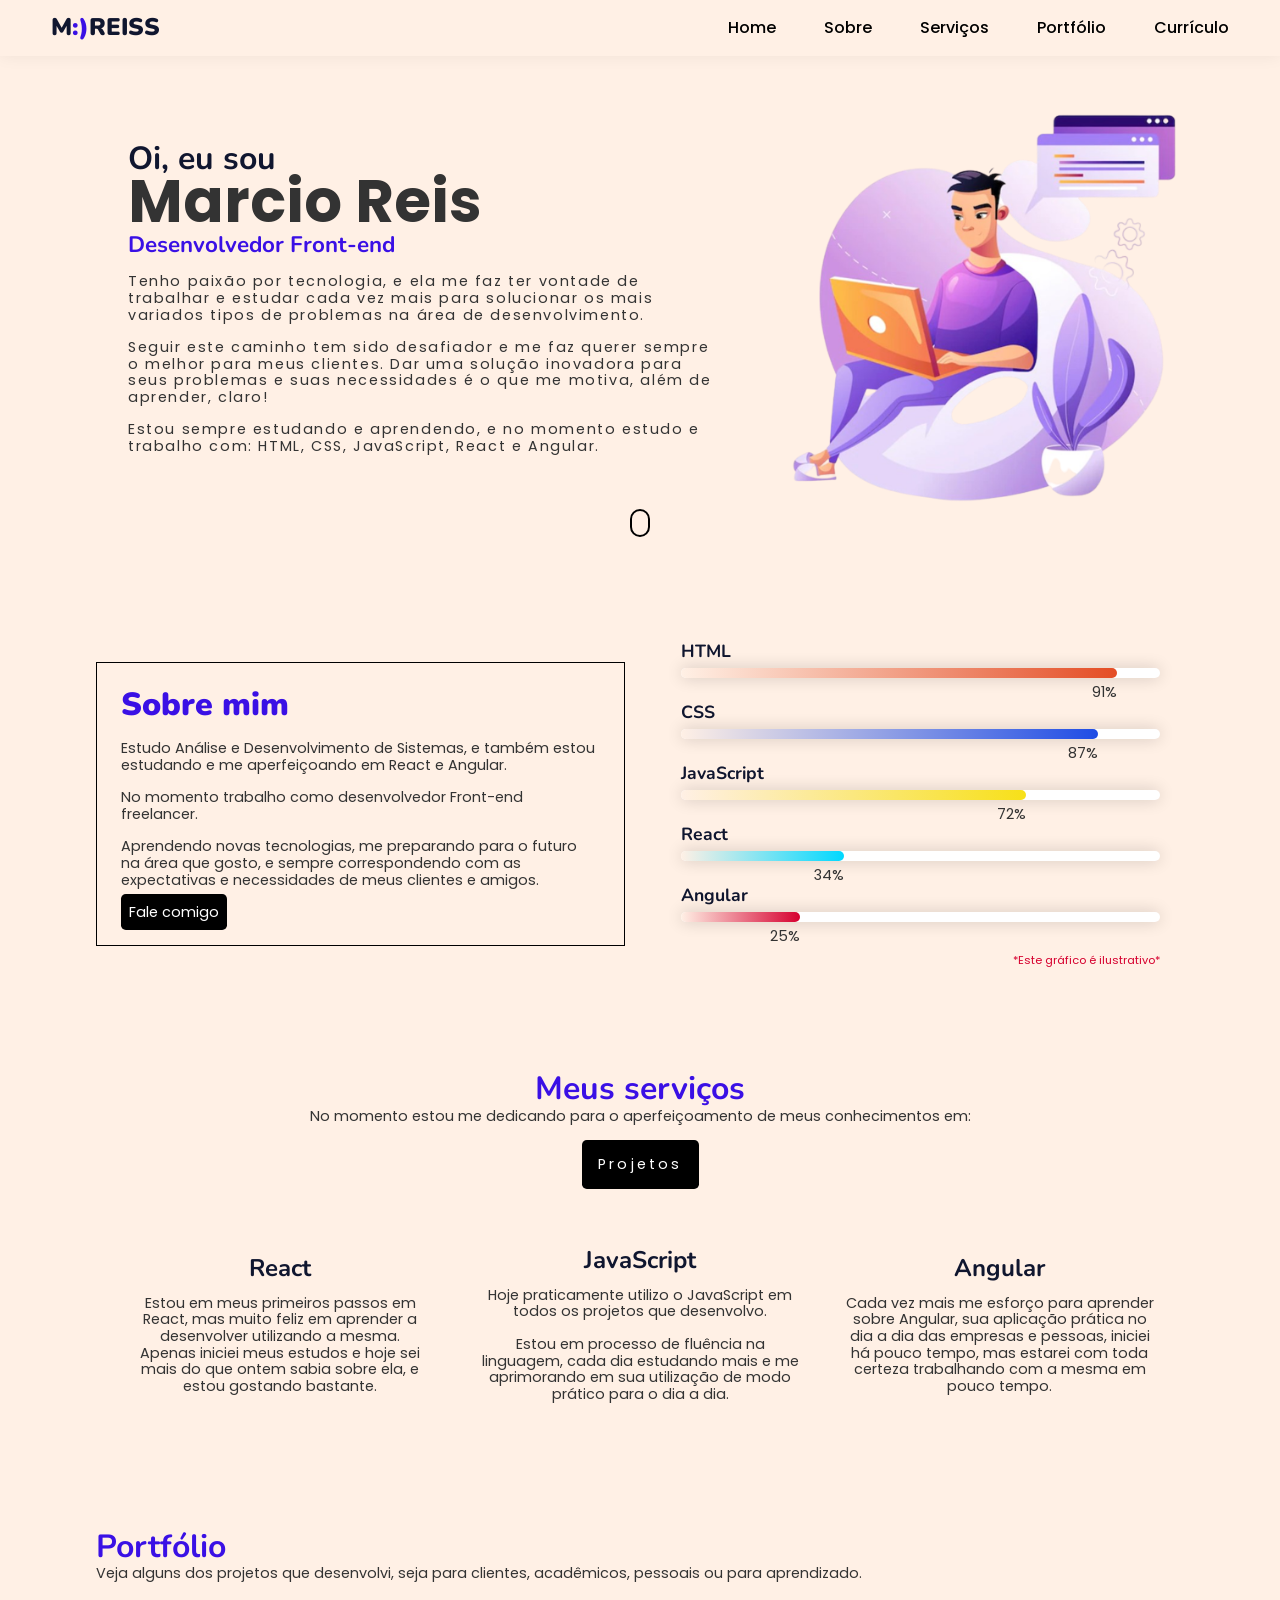
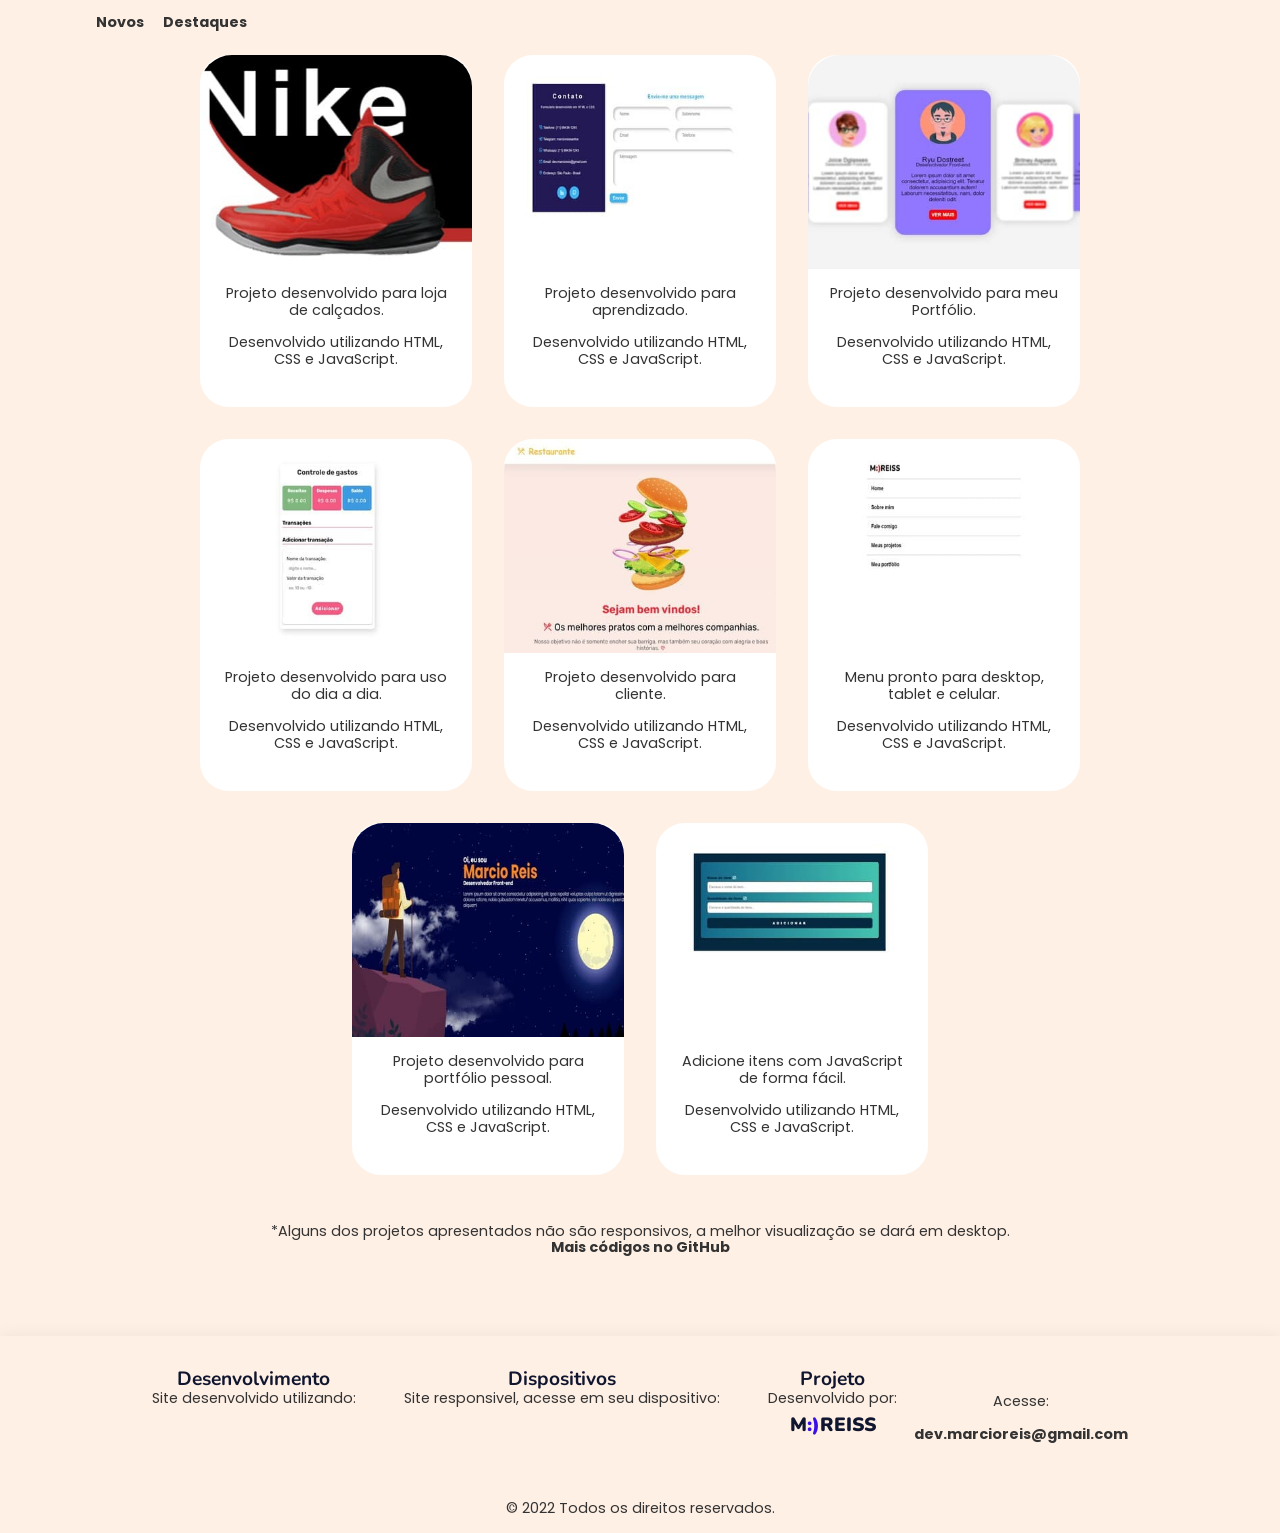
<file: index.html>
<!DOCTYPE html>
<html lang="pt-Br">
    <head>
        <meta charset="UTF-8">
        <meta http-equiv="X-UA-Compatible" content="IE=edge">
        <meta name="viewport" content="width=device-width, initial-scale=1.0">
        <!--========Autor========-->
        <meta name="author" contente="Marcio Reis">
        <meta name="description" contente="Portfólio do desenvolvedor front-end Marcio Reis">
        <meta name="keywords" contente="Portfolio, html, css, front-end, JavaScript, Desenvolvimento, React, React Native, Angular, NodeJS, Vue, Android, IOS, HTTP, SEO, Scrum, Bootstrap, Git, GitHub, Tailwind, Regex, QA, Php, TypeScript">
        <!--========Icon========-->
        <link rel="stylesheet" href="https://unicons.iconscout.com/release/v4.0.0/css/line.css">
        <!--========CSS========-->
        <link rel="stylesheet" href="assets/css/reset.css">
        <link rel="stylesheet" href="assets/css/normalize.css">
        <link rel="stylesheet" href="assets/css/styles.css">
        <!--========JavaScript========-->
        <script src="assets/js/main.js" defer></script>
        <!--========Favicon========-->
        <link rel="shortcut icon" href="assets/images/favicon.png" type="image/x-icon">
        <title>Portfólio | Marcio Reis</title>
    </head>


<body>

    <!--========Header========-->
    <header class="header" id="header">
        <nav class="nav">
            <div class="toggle-btn">
                <i class="uil uil-bars" id="open-toggle"></i>
                <i class="uil uil-multiply" id="close-toggle"></i>
            </div>
            <div class="nav__logo">
                <a href="index.html">M<span>:)</span>REISS</a>
            </div>
            <div class="nav__menu" id="nav-menu">
                <ul class="nav__list">
                    <li class="nav__item"><a href="#home" class="nav__link" ><i class="uil uil-estate"></i> Home</a></li>
                    <li class="nav__item"><a href="#about" class="nav__link"><i class="uil uil-user-square"></i> Sobre</a></li>
                    <li class="nav__item"><a href="#services" class="nav__link"><i class="uil uil-edit"></i> Serviços</a></li>
                    <li class="nav__item"><a href="#portfolio" class="nav__link"><i class="uil uil-clipboard-notes"></i> Portfólio</a></li>
                    <li class="nav__item"><a href="assets/resume/curriculo.html" class="nav__link"><i class="uil uil-file-download-alt"></i> Currículo</a></li>
                </ul>
            </div>
        </nav>
    </header>

    <!--========Main========-->
    <main class="main">
        <div class="container">

            <!--========Home========-->
            <section class="home" id="home">
                <div class="home-content">
                    <article>
                        <h1>Oi, eu sou <br><span>Marcio Reis</span></h1>
                        <h2>Desenvolvedor Front-end</h2>
                        <p>Tenho paixão por tecnologia, e ela me faz ter vontade de trabalhar e estudar cada vez mais para solucionar os mais variados tipos de problemas na área de desenvolvimento.</p>
                        <p>Seguir este caminho tem sido desafiador e me faz querer sempre o melhor para meus clientes. Dar uma solução inovadora para seus problemas e suas necessidades é o que me motiva, além de aprender, claro!</p>
                        <p>Estou sempre estudando e aprendendo, e no momento estudo e trabalho com: HTML, CSS, JavaScript, React e Angular.</p>
                        <div class="article-language">
                            <i class="uil uil-html5 html"></i> <i class="uil uil-css3-simple css"></i> <i class="uil uil-java-script js"></i> <i class="uil uil-react react"></i> <i class="uil uil-letter-english-a angular"></i>
                        </div>
                    </article>
                     <div class="image">
                        <img src="assets/images/profile.png" alt="Imagem pessoa com notebook">
                    </div> 
                    <div class="social">
                        <a href="https://www.linkedin.com/in/devmarcioreis/" target="_blank"><i class="uil uil-linkedin"></i></a>
                         <a href="https://github.com/devmarcioreis" target="_blank"><i class="uil uil-github"></i></a>
                        <a href="https://twitter.com/devmarcioreis" target="_blank"><i class="uil uil-twitter"></i></a>
                        <a href="https://www.instagram.com/devmarcioreis/" target="_blank"><i class="uil uil-instagram-alt"></i></a>
                    </div>
                </div>
            </section>

            <!--========Scroll Down========-->
            <div class="scroll-down">
                <a href="#" class="nouse-wrapper">
                <span class="mouse">
                    <i class="uil uil-angle-down"></i>
                </span>
                </a>
            </div>

            <!--========About========-->
            <section class="about" id="about">
                <div class="about-content">
                    <aside>
                        <h2><strong>Sobre mim</strong></h2>
                        <p>Estudo Análise e Desenvolvimento de Sistemas, e também estou estudando e me aperfeiçoando em React e Angular.</p>
                        <p>No momento trabalho como desenvolvedor Front-end freelancer.</p>
                        <p>Aprendendo novas tecnologias, me preparando para o futuro na área que gosto, e sempre correspondendo com as expectativas e necessidades de meus clientes e amigos.</p>
                        <a href="http://api.whatsapp.com/send?1=pt_BR&phone=5511994341245" target="_blank" class="btn">Fale comigo</a>
                    </aside>
                    <div class="skills">
                        <div class="skill-item">
                            <h4>HTML</h4>
                            <div class="progress">
                                <div class="progress-in style-html">
                                    <div class="skill-percent">91%</div>
                                </div>
                            </div>
                        </div>
                        <div class="skill-item">
                            <h4>CSS</h4>
                            <div class="progress">
                                <div class="progress-in style-css">
                                    <div class="skill-percent">87%</div>
                                </div>
                            </div>
                        </div>
                        <div class="skill-item">
                            <h4>JavaScript</h4>
                            <div class="progress">
                                <div class="progress-in style-js">
                                    <div class="skill-percent">72%</div>
                                </div>
                            </div>
                        </div>
                        <div class="skill-item">
                            <h4>React</h4>
                            <div class="progress">
                                <div class="progress-in style-react">
                                    <div class="skill-percent">34%</div>
                                </div>
                            </div>
                        </div>
                        <div class="skill-item">
                            <h4>Angular</h4>
                            <div class="progress">
                                <div class="progress-in style-angular">
                                    <div class="skill-percent">25%</div>
                                </div>
                            </div>
                        </div>
                        <p>*Este gráfico é ilustrativo*</p>
                    </div>
                </div>
            </section>

            <!--========Services========-->
            <section class="services" id="services">
                <div class="services-content">
                    <div class="services-description">
                        <h2>Meus serviços</h2>
                        <p>No momento estou me dedicando para o aperfeiçoamento de meus conhecimentos em:</p>
                        <a href="https://github.com/devmarcioreis" target="_blank" class="btn btn-default services-btn"><i class="uil uil-github github-icon"></i> Projetos</a>
                    </div>
                    <div class="services-cards">
                        <div class="card">
                            <div class="card-item">
                                <i class="uil uil-react react-icon"></i>
                                <h3 class="lang">React</h3>
                                <p>Estou em meus primeiros passos em React, mas muito feliz em aprender a desenvolver utilizando a mesma. <br>Apenas iniciei meus estudos e hoje sei mais do que ontem sabia sobre ela, e estou gostando bastante.</p>
                            </div>
                        </div>
                        <div class="card">
                            <div class="card-item">
                                <i class="uil uil-java-script js-icon"></i>
                                <h3 class="lang">JavaScript</h3>
                                <p>Hoje praticamente utilizo o JavaScript em todos os projetos que desenvolvo.</p>
                                <p>Estou em processo de fluência na linguagem, cada dia estudando mais e me aprimorando em sua utilização de modo prático para o dia a dia.</p>
                            </div>
                        </div>                     
                        <div class="card">
                            <div class="card-item">
                                <i class="uil uil-letter-english-a angular-icon"></i>
                                <h3 class="lang">Angular</h3>
                                <p>Cada vez mais me esforço para aprender sobre Angular, sua aplicação prática no dia a dia das empresas e pessoas, iniciei há pouco tempo, mas estarei com toda certeza trabalhando com a mesma em pouco tempo.</p>
                            </div>
                        </div>
                    </div>
                </div>
            </section>

            <!--========Portfolio========-->
            <section class="portfolio" id="portfolio">
                <div class="portfolio-text">
                    <h2>Portfólio</h2>
                    <p>Veja alguns dos projetos que desenvolvi, seja para clientes, acadêmicos, pessoais ou para aprendizado.</p>
                </div>
                <div class="portfolio-nav">
                    <span class="portfolio-item" data-filter=".new"><i class="uil uil-plus"></i>Novos</span>
                    <span class="portfolio-item" data-filter=".highlights"><i class="uil uil-plus"></i>Destaques</span>
                </div>

                <div class="cards-container">
                    <div class="cards-item mix new">
                        <div class="cards-item-inner">
                            <div class="cards-image">
                                <img src="assets/images/portfolio-images/sneakers.jpg" alt="Portfólio">
                                <div class="mask"></div>
                            </div>
                            <div class="cards-info">
                                <p>Projeto desenvolvido para loja de calçados.</p>
                                <p>Desenvolvido utilizando HTML, CSS e JavaScript.</p>
                                <i class="uil uil-html5"></i>
                                <i class="uil uil-css3-simple"></i>
                                <i class="uil uil-java-script"></i>
                            </div>
                            <a href="https://devmarcioreis.github.io/sneakers-3D/" target="_blank" class="btn btn-default"><i class="uil uil-eye"></i> Ver projeto</a>
                        </div>
                    </div>

                    <div class="cards-item mix highlights">
                        <div class="cards-item-inner">
                            <div class="cards-image">
                                <img src="assets/images/portfolio-images/form.jpg" alt="Portfólio">
                                <div class="mask"></div>
                            </div>
                            <div class="cards-info">
                                <p>Projeto desenvolvido para aprendizado.</p>
                                <p>Desenvolvido utilizando HTML, CSS e JavaScript.</p>
                                <i class="uil uil-html5"></i>
                                <i class="uil uil-css3-simple"></i>
                            </div>
                            <a href="https://devmarcioreis.github.io/contact-form/" target="_blank" class="btn btn-default"><i class="uil uil-eye"></i> Ver projeto</a>
                        </div>
                    </div>

                    <div class="cards-item mix new">
                        <div class="cards-item-inner">
                            <div class="cards-image">
                                <img src="assets/images/portfolio-images/card-slide.jpg" alt="Portfólio">
                                <div class="mask"></div>
                            </div>
                            <div class="cards-info">
                                <p>Projeto desenvolvido para meu Portfólio.</p>
                                <p>Desenvolvido utilizando HTML, CSS e JavaScript.</p>
                                <i class="uil uil-html5"></i>
                                <i class="uil uil-css3-simple"></i>
                                <i class="uil uil-java-script"></i>
                            </div>
                            <a href="https://devmarcioreis.github.io/card-slide/" target="_blank" class="btn btn-default"><i class="uil uil-eye"></i> Ver projeto</a>
                        </div>
                    </div>

                    <div class="cards-item mix highlights">
                        <div class="cards-item-inner">
                            <div class="cards-image">
                                <img src="assets/images/portfolio-images/gastos.jpg" alt="Portfólio">
                                <div class="mask"></div>
                            </div>
                            <div class="cards-info">
                                <p>Projeto desenvolvido para uso do dia a dia.</p>
                                <p>Desenvolvido utilizando HTML, CSS e JavaScript.</p>
                                <i class="uil uil-html5"></i>
                                <i class="uil uil-css3-simple"></i>
                                <i class="uil uil-java-script"></i>
                            </div>
                            <a href="https://devmarcioreis.github.io/controle-gastos/" target="_blank" class="btn btn-default"><i class="uil uil-eye"></i> Ver projeto</a>
                        </div>
                    </div>

                    <div class="cards-item mix new">
                        <div class="cards-item-inner">
                            <div class="cards-image">
                                <img src="assets/images/portfolio-images/restaurante.jpg" alt="Portfólio">
                                <div class="mask"></div>
                            </div>
                            <div class="cards-info">
                                <p>Projeto desenvolvido para cliente.</p>
                                <p>Desenvolvido utilizando HTML, CSS e JavaScript.</p>
                                <i class="uil uil-html5"></i>
                                <i class="uil uil-css3-simple"></i>
                                <i class="uil uil-java-script"></i>
                            </div>
                            <a href="https://devmarcioreis.github.io/restaurante/" target="_blank" class="btn btn-default"><i class="uil uil-eye"></i> Ver projeto</a>
                        </div>
                    </div>

                    <div class="cards-item mix highlights">
                        <div class="cards-item-inner">
                            <div class="cards-image">
                                <img src="assets/images/portfolio-images/navbar.jpg" alt="Portfólio">
                                <div class="mask"></div>
                            </div>
                            <div class="cards-info">
                                <p>Menu pronto para desktop, tablet e celular.</p>
                                <p>Desenvolvido utilizando HTML, CSS e JavaScript.</p>
                                <i class="uil uil-html5"></i>
                                <i class="uil uil-css3-simple"></i>
                                <i class="uil uil-java-script"></i>
                            </div>
                            <a href="https://devmarcioreis.github.io/Navbar/" target="_blank" class="btn btn-default"><i class="uil uil-eye"></i> Ver projeto</a>
                        </div>
                    </div>

                    <div class="cards-item mix new">
                        <div class="cards-item-inner">
                            <div class="cards-image">
                                <img src="assets/images/portfolio-images/paralax.jpg" alt="Portfólio">
                                <div class="mask"></div>
                            </div>
                            <div class="cards-info">
                                <p>Projeto desenvolvido para portfólio pessoal.</p>
                                <p>Desenvolvido utilizando HTML, CSS e JavaScript.</p>
                                <i class="uil uil-html5"></i>
                                <i class="uil uil-css3-simple"></i>
                                <i class="uil uil-java-script"></i>
                            </div>
                            <a href="https://devmarcioreis.github.io/paralax/" target="_blank" class="btn btn-default"><i class="uil uil-eye"></i> Ver projeto</a>
                        </div>
                    </div>

                    <div class="cards-item mix highlights">
                        <div class="cards-item-inner">
                            <div class="cards-image">
                                <img src="assets/images/portfolio-images/itens.jpg" alt="Portfólio">
                                <div class="mask"></div>
                            </div>
                            <div class="cards-info">
                                <p>Adicione itens com JavaScript de forma fácil.</p>
                                <p>Desenvolvido utilizando HTML, CSS e JavaScript.</p>
                                <i class="uil uil-html5"></i>
                                <i class="uil uil-css3-simple"></i>
                                <i class="uil uil-java-script"></i>
                            </div>
                            <a href="https://devmarcioreis.github.io/adicionando-itens/" target="_blank" class="btn btn-default"><i class="uil uil-eye"></i> Ver projeto</a>
                        </div>
                    </div>
                </div>
                <p class="portfolio-text-info">
                    *Alguns dos projetos apresentados não são responsivos, a melhor visualização se dará em desktop.<br> <span><strong>Mais códigos no GitHub</strong></span> 
                    <a href="https://github.com/devmarcioreis" target="_blank"><i class="uil uil-github portfolio-icon"></i></a>
                </p>
            </section>
               
        </div>

        <!--========Footer========-->
        <footer class="footer">
            <div class="footer-cards">
                <div class="footer-card">
                    <div class="footer-box">
                        <h4>Desenvolvimento</h4>
                        <p>Site desenvolvido utilizando:</p>
                        <i class="uil uil-html5"></i>
                        <i class="uil uil-css3-simple"></i>
                        <i class="uil uil-java-script"></i>
                    </div>
                    <div class="footer-box">
                        <h4>Dispositivos</h4>
                        <p>Site responsivel, acesse em seu dispositivo:</p>
                        <i class="uil uil-tv-retro"></i>
                        <i class="uil uil-desktop"></i>
                        <i class="uil uil-mobile-android-alt"></i>
                        <i class="uil uil-tablet"></i>
                    </div>
                    <div class="footer-box">
                        <h4>Projeto</h4>
                        <p>Desenvolvido por:</p>
                        <a href="index.html">M<span>:)</span>REISS</a>
                    </div>
                </div>
                <div class="footer-social">
                    <p>Acesse:</p>
                    <ul>
                        <li><a href="https://www.linkedin.com/in/devmarcioreis/" target="_blank"><i class="uil uil-linkedin linkedin"></i></a></li>
                        <li><a href="https://github.com/devmarcioreis" target="_blank"><i class="uil uil-github github"></i></a></li>
                        <li><a href="https://twitter.com/devmarcioreis" target="_blank"><i class="uil uil-twitter twitter"></i></a></li>
                        <li><a href="https://www.instagram.com/devmarcioreis/" target="_blank"><i class="uil uil-instagram-alt instagram"></i></a></li>
                        <li><a href="http://api.whatsapp.com/send?1=pt_BR&phone=5511994341245" target="_blank"><i class="uil uil-whatsapp whatsapp"></i></a></li>
                        <li><a href="https://t.me/marcioreissantos" target="_blank"><i class="uil uil-telegram-alt telegram"></i></a></li>
                    </ul>
                    <p><i class="uil uil-envelope-alt"></i><strong>dev.marcioreis@gmail.com</strong></p>
                </div>
            </div>
            
            <p class="footer-copy">&copy; 2022 Todos os direitos reservados.</p>
        </footer>

    </main>

    <!--========MixItUp========-->
    <script src="assets/js/mixitup.min.js"></script>

    <script>
        const mixer = mixitup('.cards-container', {
            selectors: {
                target: '.cards-item'
            },
            animation: {
                duration: 100
            }
        });
    </script>

</body>
</html>
</file>
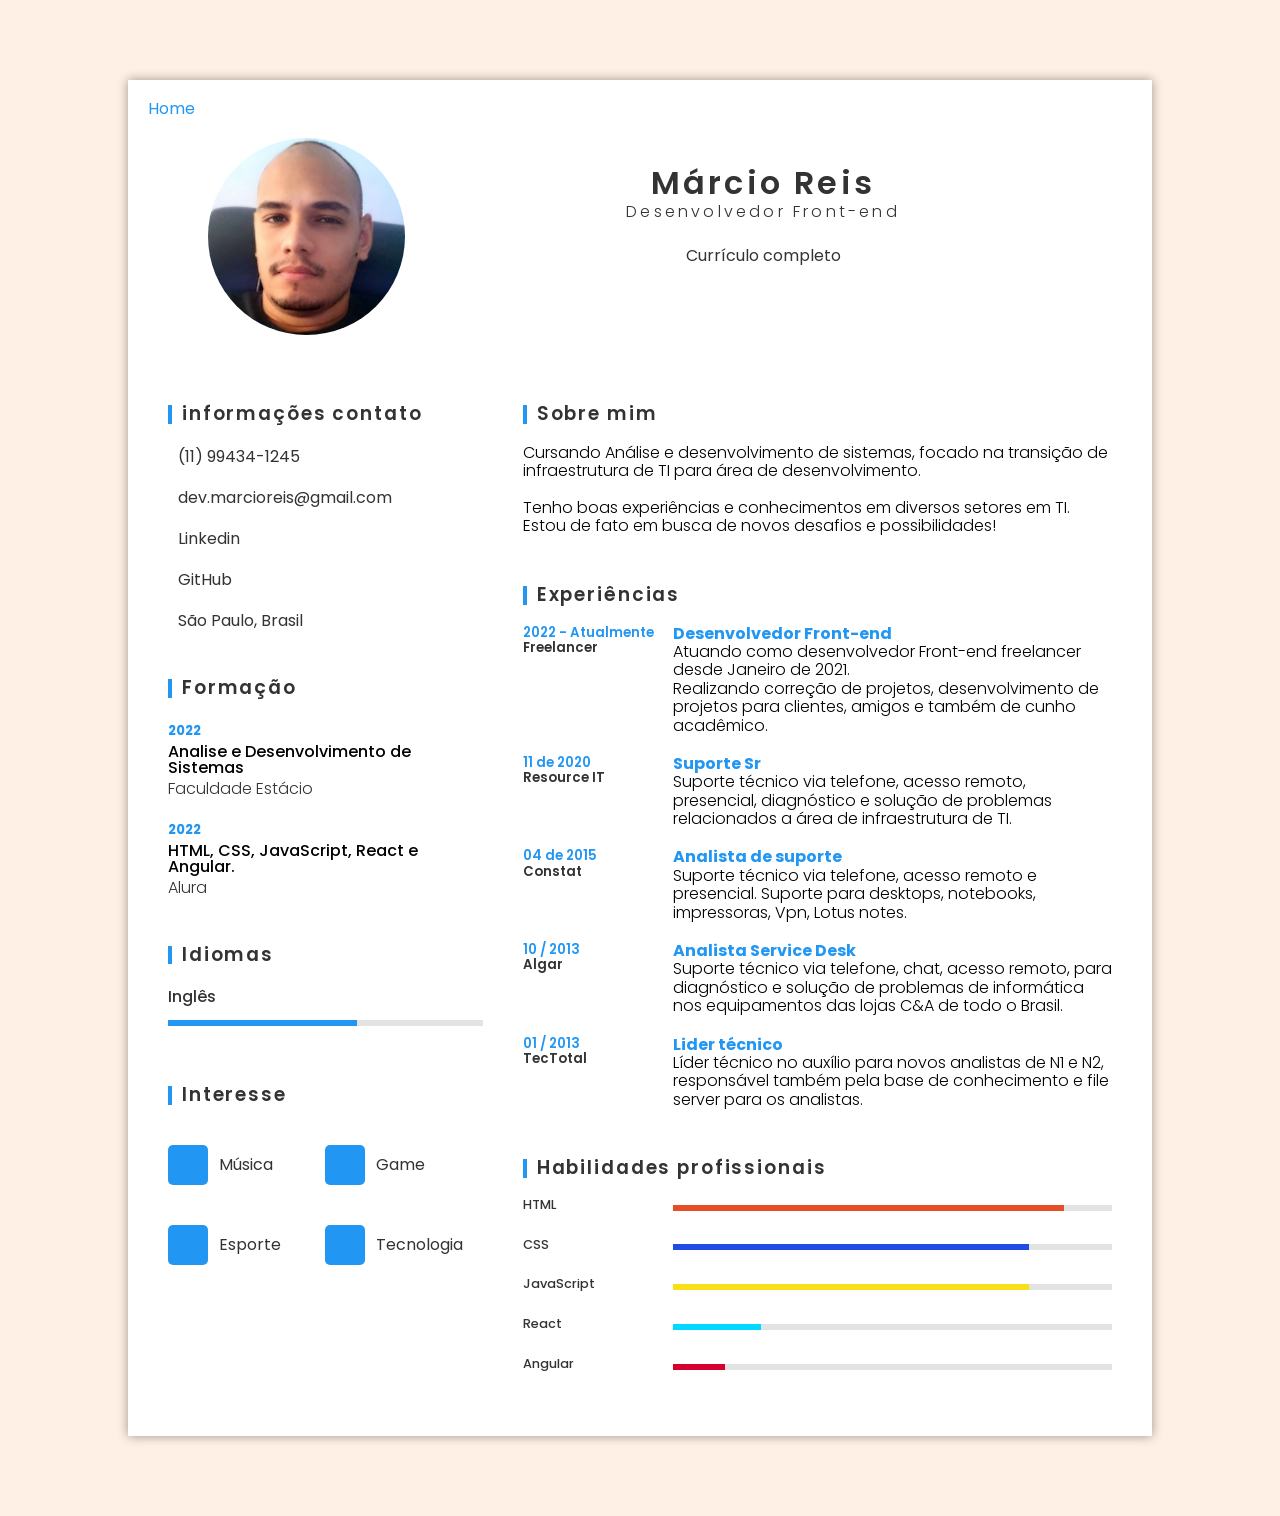
<file: assets/resume/curriculo.html>
<!DOCTYPE html>
<html lang="pt-Br">
<head>
    <meta charset="UTF-8">
    <meta http-equiv="X-UA-Compatible" content="IE=edge">
    <meta name="viewport" content="width=device-width, initial-scale=1.0">
    <!--========Icon========-->
    <link rel="stylesheet" href="https://unicons.iconscout.com/release/v4.0.0/css/line.css">
    <!--========CSS========-->
    <link rel="stylesheet" href="/assets/css/normalize.css">
    <link rel="stylesheet" href="/assets/css/reset.css">
    <link rel="stylesheet" href="curriculo.css">
    <title>M:)REISS | Currículo Marcio Reis</title>
</head>

<body>
    
    <!--========Curriculo========-->
    <section class="curriculo">

            <div class="top">
                <div class="profile">
                    <a class="home" href="../../index.html"><i class="uil uil-estate"></i> Home</a>
                    <div class="box">
                        <img src="perfil.jpg" alt="Foto de perfil">
                    </div>
                </div>
                <div class="profile-text">
                    <h3>Márcio Reis<br><span>Desenvolvedor Front-end</span><br></h3>
                    <a href="curriculo-marcioreis.pdf" target="_blank">Currículo completo <i class="uil uil-file-download"></i></a><br>
                </div>
            </div>

            <div class="content-box">
                <div class="left">
                    <h3>informações contato</h3>
                    <ul>
                        <li>
                            <span class="icon"><i class="uil uil-mobile-android-alt"></i></span>
                            <span class="text">(11) 99434-1245</span>
                        </li>
                        <li>
                            <span class="icon"><i class="uil uil-envelope-check"></i></span>
                            <span class="text">dev.marcioreis@gmail.com</span>
                        </li>
                        <li>
                            <span class="icon"> <a href=""></a><i class="uil uil-linkedin"></i></span>
                            <span class="text"><a href="https://www.linkedin.com/in/devmarcioreis/" target="_blank">Linkedin</a></span>
                        </li>
                        <li>
                            <span class="icon"><i class="uil uil-github"></i></span>
                            <span class="text"><a href="https://github.com/devmarcioreis" target="_blank">GitHub</a></span>
                        </li>
                        <li>
                            <span class="icon"><i class="uil uil-location-point"></i></span>
                            <span class="text">São Paulo, Brasil</span>
                        </li>
                    </ul>
                    <h3>Formação</h3>
                    <ul class="education">
                        <li>
                            <h5>2022</h5>
                            <h4>Analise e Desenvolvimento de Sistemas</h4>
                            <h6>Faculdade Estácio</h6>
                        </li>
                        <li>
                            <h5>2022</h5>
                            <h4>HTML, CSS, JavaScript, React e Angular.</h4>
                            <h6>Alura</h6>
                        </li>
                    </ul>
            
                    <h3>Idiomas</h3>
                    <ul class="language">
                        <li>
                            <span class="text">Inglês</span>
                            <span class="percent">
                                <div></div>
                            </span>
                        </li>
                    </ul>
                    <h3>Interesse</h3>
                    <ul class="interest">
                        <li><span class="icon"><i class="uil uil-headphones"></i></span>Música</li>
                        <li><span class="icon"><i class="uil uil-football"></i></span>Game</li>
                        <li><span class="icon"><i class="uil uil-football-american"></i></span>Esporte</li>
                        <li><span class="icon"><i class="uil uil-robot"></i></span>Tecnologia</li>
                    </ul>
                </div>
                <div class="right">
                    <div class="about">
                        <h3>Sobre mim</h3>
                        <p>Cursando Análise e desenvolvimento de sistemas, focado na transição de infraestrutura de TI para área de desenvolvimento.</p><br>
                        <p>Tenho boas experiências e conhecimentos em diversos setores em TI.</p>
                        <p>Estou de fato em busca de novos desafios e possibilidades!</p>
                    </div>
                    <div class="about">
                        <h3>Experiências</h3>
                        <div class="box">
                            <div class="year-company">
                                <h5>2022 - Atualmente</h5>
                                <h5>Freelancer</h5>
                            </div>
                            <div class="text">
                                <h4>Desenvolvedor Front-end</h4>
                                <p>Atuando como desenvolvedor Front-end freelancer desde Janeiro de 2021. <br>Realizando correção de projetos, desenvolvimento de projetos para clientes, amigos e também de cunho acadêmico.</p>
                            </div>
                        </div>
                        <div class="box">
                            <div class="year-company">
                                <h5>11 de 2020</h5>
                                <h5>Resource IT</h5>
                            </div>
                            <div class="text">
                                <h4>Suporte Sr</h4>
                                <p>Suporte técnico via telefone, acesso remoto, presencial, diagnóstico e solução de problemas relacionados a área de infraestrutura de TI.</p>
                            </div>
                        </div>
                        <div class="box">
                            <div class="year-company">
                                <h5>04 de 2015</h5>
                                <h5>Constat</h5>
                            </div>
                            <div class="text">
                                <h4>Analista de suporte</h4>
                                <p>Suporte técnico via telefone, acesso remoto e presencial. Suporte para desktops, notebooks, impressoras, Vpn, Lotus notes.</p>
                            </div>
                        </div>
                        <div class="box">
                            <div class="year-company">
                                <h5>10 / 2013</h5>
                                <h5>Algar</h5>
                            </div>
                            <div class="text">
                                <h4>Analista Service Desk</h4>
                                <p>Suporte técnico via telefone, chat, acesso remoto, para diagnóstico e solução de problemas de informática nos equipamentos das lojas C&A de todo o Brasil.</p>
                            </div>
                        </div>
                        <div class="box">
                            <div class="year-company">
                                <h5>01 / 2013</h5>
                                <h5>TecTotal</h5>
                            </div>
                            <div class="text">
                                <h4>Lider técnico</h4>
                                <p>Líder técnico no auxílio para novos analistas de N1 e N2, responsável também pela base de conhecimento e file server para os analistas.</p>
                            </div>
                        </div>
                    </div>
                    <div class="about skills">
                        <h3>Habilidades profissionais</h3>
                        <div class="box">
                            <h4>HTML</h4>
                            <span class="percent">
                                <div class="html"></div>
                            </span>
                        </div>
                        <div class="box">
                            <h4>CSS</h4>
                            <span class="percent">
                                <div class="css"></div>
                            </span>
                        </div>
                        <div class="box">
                            <h4>JavaScript</h4>
                            <span class="percent">
                                <div class="js"></div>
                            </span>
                        </div>
                        <div class="box">
                            <h4>React</h4>
                            <span class="percent">
                                <div class="react"></div>
                            </span>
                        </div>
                        <div class="box">
                            <h4>Angular</h4>
                            <span class="percent">
                                <div class="angular"></div>
                            </span>
                        </div>
                    </div>
                </div>
            </div>
    </section>

</body>
</html>
</file>
<file: assets/css/styles.css>
@charset "UTF-8";

/*==========Google Fonts - Nunito==========*/
@import url('https://fonts.googleapis.com/css2?family=Nunito:wght@200;300;400;500;600;700;800;900&display=swap');

/*==========Google Fonts - Poppins==========*/
@import url('https://fonts.googleapis.com/css2?family=Poppins:wght@100;200;300;400;500;600;700;800;900&display=swap');

/*==========Root==========*/
:root {
    --background-color: #FFF0E5;
    --primary-color: #3A10E5; 
    --white-color: #FFFFFF;
    --black-color: #000000;
    --btn-color: #5131F3;
    --title-color: #10162F;
    --text-color: #333;
    --principal-font: 'Poppins';
    --title-font: 'Nunito';
    --font-size-text: .9rem;
    --font-size-title: 2rem;
    --shadow-color: #00000010;
    --html-color: #E44D25;
    --css-color: #1E4CE5;
    --js-color: #F7E018;
    --react-color: #00D8FF;
    --angular-color: #D6002F;
    --facebook-color: #38548F;
    --twitter-color: #28A0D5;
    --linkedin-color: #0A66C2;
    --instagram-color: #B1319F;
    --telegram-color: #2FA0D6;
    --github-color: #000;
    --whatsapp-color: #2BAF3E;
    --transparent-color: rgba(0, 0, 0, 0);
    --green-color: #2B7A0B;
}

/*==========Reset CSS==========*/
*, *::before, *::after {
    margin: 0;
    padding: 0;
    list-style: none;
    text-decoration: none;
    box-sizing: border-box;
    outline: none;
}

/*==========Base=========*/
body {
    background: var(--background-color);
    font-family: var(--principal-font);
    font-size: var(--font-size-text);
    font-style: normal;
}
p, a, small, span {
 color: var(--text-color);
 font-family: var(--principal-font);
 font-size: var(--font-size-text);   
}
h1, h2, h3, h4, h5, h6 {
    color: var(--title-color);
    font-family: var(--title-font);
    font-size: var(--font-size-title);
}
img {
    max-width: 100%;
    height: auto;
    vertical-align: middle;
}
.html {
    color: var(--html-color);
}
.css {
    color: var(--css-color);
}
.js {
    color: var(--js-color);
}
.react {
    color: var(--react-color);
}
.angular {
    color: var(--angular-color);
}
.facebook {
    color: var(--facebook-color);
}
.twitter {
    color: var(--twitter-color);
}
.linkedin {
    color: var(--linkedin-color);
}
.instagram {
    color: var(--instagram-color);
}
.telegram {
    color: var(--telegram-color);
}
.github {
    color: var(--github-color);
}
.whatsapp {
    color: var(--whatsapp-color);
}

/*==========Button=========*/
.btn {
    padding: 1rem;
    border-radius: .3rem;
    border: 0;
}
.btn:focus {
    outline: 0;
}
@keyframes push {
    50% {
        transform: scale(0.8);
    }
    100% {
        transform: scale(1);
    }
}
.btn-default {
    color: var(--white-color);
    background: var(--black-color);
    letter-spacing: .2rem;
    vertical-align: middle;
    display: inline-block;
    transform: perspective(1px) translateZ(0);
    cursor: pointer;
}
.btn-default:hover {
    animation: push;
    animation-duration: .3s;
    animation-timing-function: linear;
    animation-iteration-count: 1;
}

/*==========Scrol Down==========*/
.scroll-down {
    left: 0;
    width: 100%;
    margin: .4rem auto;
}
.nouse-wrapper {
    display: block;
    padding: auto;
    max-width: 100%;
    text-align: center;
}
@keyframes ani-mouse {
    0% {
        top: 0%;
    }
    15% {
        top: 30%;
    }
    50% {
        top: 50%;
    }
    100% {
        text-outline: 20% 0;
    }
}
.mouse {
    border: 2px solid var(--black-color);
    display: block;
    height: 1.75rem;
    width: 1.25rem;
    margin: auto;
    border-radius: 1.25rem;
    position: relative;
}
.mouse i {
    color: var(--black-color);
    position: absolute;
    top: .5rem;
    left: 7%;
    display: block;
    animation: ani-mouse 2s linear infinite;
}

/*==========Header==========*/
.header {
    width: 100vw;
    height: 3.5rem;
    display: grid;
    place-items: center;
    position: fixed;
    top: 0;
    left: 0;
    z-index: 1;
    box-shadow: 0 0 1rem var(--shadow-color);
}
.header .nav {
    width: 92%;
    height: 100%;
    display: flex;
    justify-content: space-between;
    align-items: center;
}
.nav__logo a {
    font-family: var(--title-font);
    color: var(--title-color);
    font-size: 1.5rem;
    font-weight: 900;
    transition: all .5s ease;
}
.nav__logo a span {
    font-family: var(--title-font);
    font-weight: 900;
    font-size: 1.5rem;
    color: var(--primary-color);
}
.nav__logo a:hover {
    color: var(--primary-color);
}
.header .nav .nav__menu .nav__list .nav__item a {
    color: var(--black-color);
    font-weight: 500;
    font-size: 1rem;
    height: 100%;
    display: flex;
    align-items: center;
    position: relative;
    transition: .5s ease;
}
.header .nav .nav__menu .nav__list .nav__item a i {
    letter-spacing: .2rem;
}

/*==========Media Query Navbar Tablet / Mobile==========*/
@media (min-width: 0px) and (max-width: 1024px) {
    .toggle-btn {
        color: var(--black-color);
        font-size: 1.7rem;
        cursor: pointer;
    }
    #close-toggle {
        display: none;
    }
    .nav__menu {
        position: fixed;
        top: 3.5rem;
        left: -100%;
        width: 100%;
        height: 100vh;
        background: var(--background-color);
        opacity: 0.9;
        box-shadow: .5rem .5rem 1rem var(--shadow-color);
        transition: all .5s ease;
    }
    .nav__list {
        margin-left: 1rem;
    }
    .nav__item {
        margin: 2rem auto;
    }

}

/*==========Media Query Navbar Desktop / Big Screen==========*/
@media (min-width: 1024px) {
    .toggle-btn {
        display: none;
    }
    .header .nav .nav__menu .nav__list {
        display: flex;
        align-items: center;
        gap: 3rem;
        height: 100%;
    }
    .header .nav .nav__menu .nav__list .nav__item a:hover {
        color: var(--primary-color);
        transition: all .3s ease;
    }

}

/*==========JavaScript==========*/
.show {
    left: 0;
}
.scroll-header {
    background: var(--white-color);
}

/*==========Main==========*/
.main {
    margin-top: calc(+3.5rem);
    height: 100vh;
}
.main .container {
    width: 90%;
    margin: 1rem auto;
    padding: 2rem;
}

/*==========Home==========*/
.home .home-content {
    display: flex;
}
.home .home-content article {
    width: 70%;
    padding: 2rem;
}
.home .home-content article h1 {
    font-size: 2rem;
}
.home .home-content article h1 span {
    font-size: 3.7rem;
    line-height: 3rem;
}
.home .home-content article h2 {
    color: var(--primary-color);
    font-size: 1.4rem;
    margin: -1.3rem 0 1rem 0;
}
.home .home-content article p {
    margin-bottom: 1rem;
    letter-spacing: .1rem;
}
.home .home-content article .article-language {
    font-size: 1.5rem;
    margin: 1rem auto;
}
.home .home-content article .article-language i {
    color: var(--black-color);
    letter-spacing: 2rem;
}
.home .home-content .social {
    display: flex;
    flex-direction: column;
    gap: 2rem;
}
.home .home-content .social i {
    position: relative;
    font-size: 1.5rem;
    transition: all .3s ease;
    top: 7rem;
    color: var(--black-color);
}
.home .home-content .social i:hover {
    color: var(--primary-color);
}

/*==========About==========*/
.about .about-content {
    display: flex;
    align-items: center;
    gap: 2rem;
    margin: 5rem auto;
}
.about .about-content aside {
    width: 100%;
    padding: 1.5rem;
    border: 1px solid var(--black-color);
    transition: all .3s ease-in;
}
.about .about-content aside:hover {
    transform:  scale(1.01);
    transition: all .3s ease-in-out;
    box-shadow: -.4rem .7rem var(--black-color);
    background: var(--white-color );
}
.about .about-content aside h2 {
    margin-bottom: 1rem;
    color: var(--primary-color);
}
.about .about-content aside p {
    margin-bottom: 1rem;
}
.about .about-content aside .btn {
    padding: .5rem;
    background: var(--black-color);
    color: var(--white-color);
}
.about .about-content .skills {
    width: 100%;
    padding: 1.5rem;
}
.about .about-content .skills .skill-item {
    max-width: 100%;
}
.about .about-content .skills .skill-item h4 {
    text-align: left;
    font-size: 1.1rem;
    margin-bottom: .4rem;
}
.about .about-content .skills .skill-item .progress {
    height: 0.65rem;
    border-radius: 1rem;
    width: 100%;
    position: relative;
    background: var(--white-color);
    box-shadow: 0 0 1rem rgba(0, 0, 0, 0.185);
}
.about .about-content .skills .skill-item:not(:last-child) {
    margin-bottom: 1.5rem;
}
.about .about-content .skills .skill-item .progress .progress-in {
    position: absolute;
    left: 0;
    top: 0;
    height: 100%;
    border-radius: 1rem;
}
.style-html {
    width: 91%;
    background: linear-gradient(90deg, var(--background-color), var(--html-color));
}
.style-css {
    width: 87%;
    background: linear-gradient(90deg, var(--background-color), var(--css-color));
}
.style-js {
    width: 72%;
    background: linear-gradient(90deg, var(--background-color), var(--js-color));
}
.style-react {
    width: 34%;
    background: linear-gradient(90deg, var(--background-color), var(--react-color));
}
.style-angular {
    width: 25%;
    background: linear-gradient(90deg, var(--background-color), var(--angular-color));
}
.about .about-content .skills .skill-item .progress .progress-in .skill-percent {
    position: absolute;
    right: 0;
    top: 1rem;
    color: var(--text-color);
}
.about .about-content .skills p {
    color: var(--angular-color);
    padding-top: .5rem;
    text-align: right;
    font-size: .7rem;
}

/*==========Services==========*/
.services .services-content {
    margin: 5rem auto;
}
.services .services-content .services-description {
    text-align: center;
}
.services .services-content .services-description h2 {
    color: var(--primary-color);
}
.services .services-content .services-description p {
    margin-bottom: 1rem;
}
.services .services-content .services-cards {
    display: flex;
    align-items: stretch;
    justify-content: center;
    gap: 1rem;
}
.services .services-content .services-cards .card {
    width: 30rem;
    margin-top: 1rem;
    transition: all .3s ease;
}
.services .services-content .services-cards .card:hover {
    transform: translateY(-0.625rem);
}
.services .services-content .services-cards .card:nth-child(odd) {
    margin-top: 1.5rem;
}
.services .services-content .services-cards .card:nth-child(1) {
    padding-left: 15px;
}
.services .services-content .services-cards .card:nth-child(3) {
    padding-right: 15px;
}
.services .services-content .services-cards .card .card-item .react-icon, .js-icon, .angular-icon {
    font-size: 4rem;
}
.services .services-content .services-cards .card .card-item .react-icon {
    color: var(--react-color);
}
.services .services-content .services-cards .card .card-item .js-icon {
    color: var(--js-color);
}
.services .services-content .services-cards .card .card-item .angular-icon {
    color: var(--angular-color);
}
.services .services-content .services-cards .card .card-item {
    padding: 1.9rem 0.95rem;
    text-align: center;
    border-radius: 1.25rem;
}
.services .services-content .services-cards .card .card-item h3.lang {
    margin: .75rem 0;
    font-size: 1.5rem;
}
.services .services-content .services-cards .card .card-item p {
    margin-bottom: 1rem;
}

/*==========Portfolio==========*/
.portfolio .portfolio-text {
    margin: 2rem 0;
}
.portfolio .portfolio-text h2 {
    color: var(--primary-color);
}
.portfolio .portfolio-nav {
    font-weight: bold;
    cursor: pointer;
    margin: .5rem 0;
}
.portfolio .portfolio-nav .portfolio-item {
    margin-right: 1rem;
}
.portfolio .portfolio-nav .portfolio-item:hover {
    color: var(--primary-color);
}
.portfolio .cards-container {
    display: flex;
    flex-wrap: wrap;
    justify-content: center;
}
.portfolio .cards-container .cards-item {
    margin: 1rem;
}
.portfolio .cards-container .cards-item .cards-item-inner {
    position: relative;
    background: var(--white-color);
    width: 17rem;
    height: 22rem;
    border-radius: 1.8rem;
}
.portfolio .cards-container .cards-item .cards-item-inner .mask {
    background: var(--background-color);
    position: absolute;
    left: 0;
    top: 0;
    height: 100%;
    width: 100%;
    transition: 0.3s;
    opacity: 0;
    border-radius: 1.8rem;
}
.portfolio .cards-container .cards-item .cards-item-inner:hover .mask{
    opacity: 1;
}
.portfolio .cards-container .cards-item .cards-item-inner .cards-image img {
    border-top-left-radius: 2rem;
    border-top-right-radius: 2rem;
}
.portfolio .cards-container .cards-item .cards-info {
    border-bottom-left-radius: 2rem;
    border-bottom-right-radius: 2rem;
    text-align: center;
}
.portfolio .cards-container .cards-item .cards-info p {
    color: var(--text-color);
    margin: 1rem;
}
.portfolio .cards-container .cards-item .cards-info i {
    letter-spacing: .4rem;
}
.cards-item .btn {
    position: absolute;
    top: 9rem;
    left: 3.5rem;
    transition: .3s ease;
    opacity: 0;
    padding: .5rem;
}
.cards-item-inner:hover .btn, .cards-item-inner:hover .info {
    opacity: 1;
}
.portfolio .portfolio-text-info {
    text-align: center;
    margin: 2rem 0;
}

/*==========Footer==========*/
.footer {
    padding: 2rem 0 1rem 0;
    box-shadow: 0 0 1rem var(--shadow-color);
}
.footer .footer-cards {
    display: flex;
    align-items: center;
    justify-content: center;
    width: 95%;
    margin: auto;
}
.footer .footer-cards .footer-card {
    display: flex;
    justify-content: space-around;
    gap: 3rem;
}
.footer .footer-cards .footer-card .footer-box {
    margin-bottom: 2rem;
}
.footer .footer-cards .footer-card .footer-box h4 {
    text-align: center;
    font-size: 1.2rem;
}
.footer .footer-cards .footer-card .footer-box p {
    margin-bottom: .5rem;
}
.footer .footer-cards .footer-card .footer-box i {
    font-size: 1.2rem;
    letter-spacing: 2rem;
    color: var(--black-color);
    margin-left: .7rem;
}
.footer .footer-cards .footer-card .footer-box a {
    font-family: var(--title-font);
    color: var(--title-color);
    font-size: 1.2rem;
    font-weight: 900;
    transition: all .5s ease;
    margin-left: 1.4rem;
}
.footer .footer-cards .footer-card .footer-box a span {
    font-family: var(--title-font);
    font-weight: 900;
    font-size: 1.2rem;
    color: var(--primary-color);
}
.footer .footer-cards .footer-card .footer-box a:hover {
    color: var(--primary-color);
}
.footer .footer-cards .footer-social {
    text-align: center;
    margin-top: -1rem;
}
.footer .footer-cards .footer-social ul {
    display: flex;
    margin-left: 2rem;
}
.footer .footer-cards .footer-social p {
    margin-bottom: .3rem;
}
.footer .footer-cards .footer-social i {
    font-size: 1.5rem;
    letter-spacing: 1rem;
    transition: all .5s ease;
}
.footer .footer-cards .footer-social i:hover {
    color: var(--black-color);
}
.footer .footer-cards .footer-social p {
    margin: 1rem 0 0 1.1rem;
}
.footer .footer-cards .footer-social p i {
    font-size: 1rem;
    letter-spacing: .1rem;
}
.footer .footer-copy {
    text-align: center;
    margin-top: 2rem;
}


/*==========Media Query Tablet==========*/
@media (max-width: 1024px) {
    .main .container {
        width: 100%;
        padding: 1rem;
    }
    .home .home-content {
        flex-wrap: wrap-reverse;
        justify-content: center;
    }
    .home .home-content article {
        width: 100%;
        text-align: center;
    }
    .home .home-content article h1 {
        font-size: 1.5rem;
    }
    .home .home-content article h1 span {
        font-size: 3rem;
    }
    .home .home-content article h2 {
        font-size: 1rem;
    }
    .home .home-content article p {
        text-align: left;
    }
    .home .home-content .image img {
        width: 80%;
    }
    .about .about-content {
        padding: 2rem;
        flex-direction: column;
    }
    .about .about-content aside {
        background: var(--white-color);
        box-shadow: -.4rem .7rem var(--black-color);
    }
    .about .about-content aside:hover {
        transform:  scale(1);
    }
    .services .services-content .services-cards {
        flex-direction: column;
        padding: 0 4rem;
    }
    .services .services-content .services-cards .card {
        width: auto;
        border: 2px solid var(--black-color);
        box-shadow: -.4rem .7rem var(--black-color);
    }
    .services .services-content .services-cards .card:hover {
        transform: translateY(0);
    }
    .footer {
        text-align: center;
        padding: 2rem 0;
    }
    .footer .footer-cards {
       flex-direction: column;
    }
    .footer .footer-cards .footer-card {
        flex-direction: row;
        gap: .1rem;
    }
    .footer .footer-cards .footer-card .footer-box {
        margin-left: .6rem;
    }
    .footer .footer-cards .footer-card .footer-box a {
        margin-right: 2rem;
    }
    .footer .footer-cards .footer-card .footer-box i {
        letter-spacing: .5rem;
        margin-left: 0;
    }
    
}

/*==========Media Query Mobile==========*/
@media (max-width: 768px) {
    .main .container {
        width: 100%;
        padding: 0;
        margin-top: -12rem;
    }
    .home .home-content article {
        padding: 1rem;
    }
    .home .home-content article h1 {
        text-align: left;
        font-size: 1.2rem;
    }
    .home .home-content article h1 span {
        font-size: 2.7rem;
    }
    .home .home-content article h2 {
        text-align: left;
        font-size: 1.2rem;
    }
    .home .home-content .image {
        margin-top: 12rem;
    }
    .home .home-content .image img {
        width: 90%;
        margin-bottom: 5rem;
    }
    .home .home-content .social {
        position: absolute;
        flex-direction: row;
        top: 19rem;
    }
    .about .about-content {
        padding: 2rem;
    }
    .services .services-content .services-cards {
        padding: 0 2rem;
    }
    .portfolio .portfolio-text {
        margin: 2rem;
    }
    .portfolio .portfolio-nav {
        padding: 0 2rem;
    }
    .portfolio .portfolio-text-info {
        margin: 1rem 0 4rem 0;
    }
    .footer .footer-cards .footer-card {
        flex-direction: column;
    }

}
</file>
<file: assets/resume/curriculo.css>
@charset "UTF-9";

/*==========Google Fonts - Poppins==========*/
@import url('https://fonts.googleapis.com/css2?family=Poppins:wght@100;200;300;400;500;600;700;800;900&display=swap');


/*==========Reset CSS==========*/
* {
    margin: 0;
    padding: 0;
    list-style: none;
    text-decoration: none;
    box-sizing: border-box;
    font-family: 'Poppins';
}

/*==========Body==========*/
body {
    background: #FFF0E5;
}
a {
    color: #333;
}

/*==========Curriculo==========*/
.curriculo {
    background: #fff;
    margin: 5rem auto;
    box-shadow: 0 0 10px rgba(0, 0, 0, 0.397);
    display: flex;
    flex-direction: column;
    align-items: center;
    width: 80%;
}
.curriculo .top {
    position: relative;
    display: grid;
    grid-template-columns: 1fr 3fr;
    padding: 20px;
}
.curriculo .top .profile .box {
    position: relative;
    width: 80%;
    border-radius: 50%;
    overflow: hidden;
    aspect-ratio: 1;
    margin-left: 60px;
    margin-top: 20px;
}
.curriculo .top .profile .box img {
    width: 100%;
    height: 100%;
    object-fit: cover;
}
.profile-text {
    text-align: center;
}
.top .profile .home {
    color: #2196F3;
}
.profile-text h3 {
    font-size: 2em;
    letter-spacing: 0.1em;
    line-height: 1.2em;
    font-weight: 600;
    color: #333;
    margin-top: 4rem;
}
.curriculo .top .profile-text h3  span {
    position: relative;
    font-size: 0.5em;
    font-weight: 300;
    top: -15px;
}
.curriculo .top .profile-text h3 a {
    font-size: .4em;
    color: #2196F3;
}
.curriculo .content-box {
    position: relative;
    display: grid;
    grid-template-columns: 1fr 2fr;
    padding: 0 40px 40px;
}
.curriculo .content-box .home a {
    color: #2196F3;
}
.curriculo .content-box  h3 {
    border-left: 4px solid #2196F3;
    padding-left: 10px;
    line-height: 1em;
    font-weight: 600;
    color: #333;
    letter-spacing: 0.1em;
    margin-bottom: 20px;
    margin-top: 50px;
}
.curriculo .content-box ul {
    position: relative;
    margin: 10px 0;
}
.curriculo .content-box ul li {
    margin: 25px 0;
    line-height: 1em;
    color: #333;
    cursor: pointer;
    display: flex;
}
.curriculo .content-box ul li .icon {
    font-size: 1.2em;
    margin-right: 10px;
    color: #2196F3;
}
.curriculo .content-box ul.education li {
    flex-direction: column;
    margin: 25px 0;
}
.curriculo .content-box ul.education li h5 {
    color: #2196F3;
}
.curriculo .content-box ul.education li h4 {
    color: #000;
    font-weight: 500;
    margin: 5px 0;
}
.curriculo .content-box ul.education li h6 {
    color: #333;
    font-weight: 300;
    font-size: 1em;
}
.curriculo .content-box ul.language li {
    flex-direction: column;
}
.curriculo .content-box ul.language li span {
    color: #333;
    font-size: 16px;
    font-weight: 500;
}
.curriculo .content-box ul.language li .percent {
    position: relative;
    width: 100%;
    background: #e3e3e3;
    height: 6px;
    margin-top: 15px;
    margin-bottom: 10px;
    display: flex;
    overflow: hidden;
}
.curriculo .content-box ul.language li .percent div {
    position: absolute;
    top: 0;
    left: 0;
    height: 100%;
    width: 60%;
    background: #2196F3;
}
.curriculo .content-box ul.interest {
    position: relative;
    display: grid;
    grid-template-columns: 1fr 1fr;
}
.curriculo .content-box ul.interest li {
    display: flex;
    align-items: center;
    gap: 1px;
    margin: 20px 0;
}
.curriculo .content-box ul.interest li .icon {
    position: relative;
    width: 40px;
    height: 40px;
    background: #2196F3;
    color: #fff;
    border-radius: 5px;
    display: flex;
    align-items: center;
    justify-content: center;
}
.curriculo .content-box ul.interest li .icon i {
    color: #fff;
    margin-right: 0;
}
.curriculo .content-box .right {
    padding-left: 40px;
}
.curriculo .content-box .right .about p {
    font-weight: 300;
}
.curriculo .content-box .right .about .box {
    display: flex;
    margin: 20px 0;
}
.curriculo .content-box .right .about .box .year-company {
    min-width: 150px;
    margin-bottom: 10px;
}
.curriculo .content-box .right .about .box .year-company h5 {
    color: #333;
    font-weight: 600;
}
.curriculo .content-box .right .about .box .year-company h5:nth-child(1) {
    color: #2196F3;
}
.curriculo .content-box .right .about .box .text h4 {
    color: #2196F3;
    font-size: 16px;
    margin: 0;
}
.curriculo .content-box .about.skills .box {
    position: relative;
    width: 100%;
    display: grid;
    grid-template-columns: 150px 1fr;
    justify-content: center;
    align-items: center;
}
.curriculo .content-box .about.skills .box h4 {
    color: #333;
    font-weight: 500;
    margin-bottom: 5px;
    font-size: .8em;
}
.curriculo .content-box .about.skills .box .percent {
    position: relative;
    width: 100%;
    height: 6px;
    background: #e3e3e3;
}
.curriculo .content-box .about.skills .box .percent .html {
    position: absolute;
    top: 0;
    left: 0;
    height: 100%;
    background: #E44D25;
    width: 89%;
}
.curriculo .content-box .about.skills .box .percent .css {
    position: absolute;
    top: 0;
    left: 0;
    height: 100%;
    background: #1E4CE5;
    width: 81%;
}
.curriculo .content-box .about.skills .box .percent .js {
    position: absolute;
    top: 0;
    left: 0;
    height: 100%;
    background: #F7E018;
    width: 81%;
}
.curriculo .content-box .about.skills .box .percent .react {
    position: absolute;
    top: 0;
    left: 0;
    height: 100%;
    background: #00D8FF;
    width: 20%;
}
.curriculo .content-box .about.skills .box .percent .angular {
    position: absolute;
    top: 0;
    left: 0;
    height: 100%;
    background: #D6002F;
    width: 12%;
}


/*==========Media Query==========*/
@media (max-width: 768px) {
    .curriculo {
        width: 100%;
        margin: 0 auto;
    }
    .curriculo .top {
        display: flex;
        flex-direction: column;
        align-items: center;
        margin: auto;
    }
    .curriculo .top .profile .box {
        margin: auto;
        width: 40%;
    }
    
    .curriculo .content-box {
        width: 100%;
        grid-template-columns: 1fr;
        padding: 10px 20px;
        place-items: center;
    }

}
</file>
